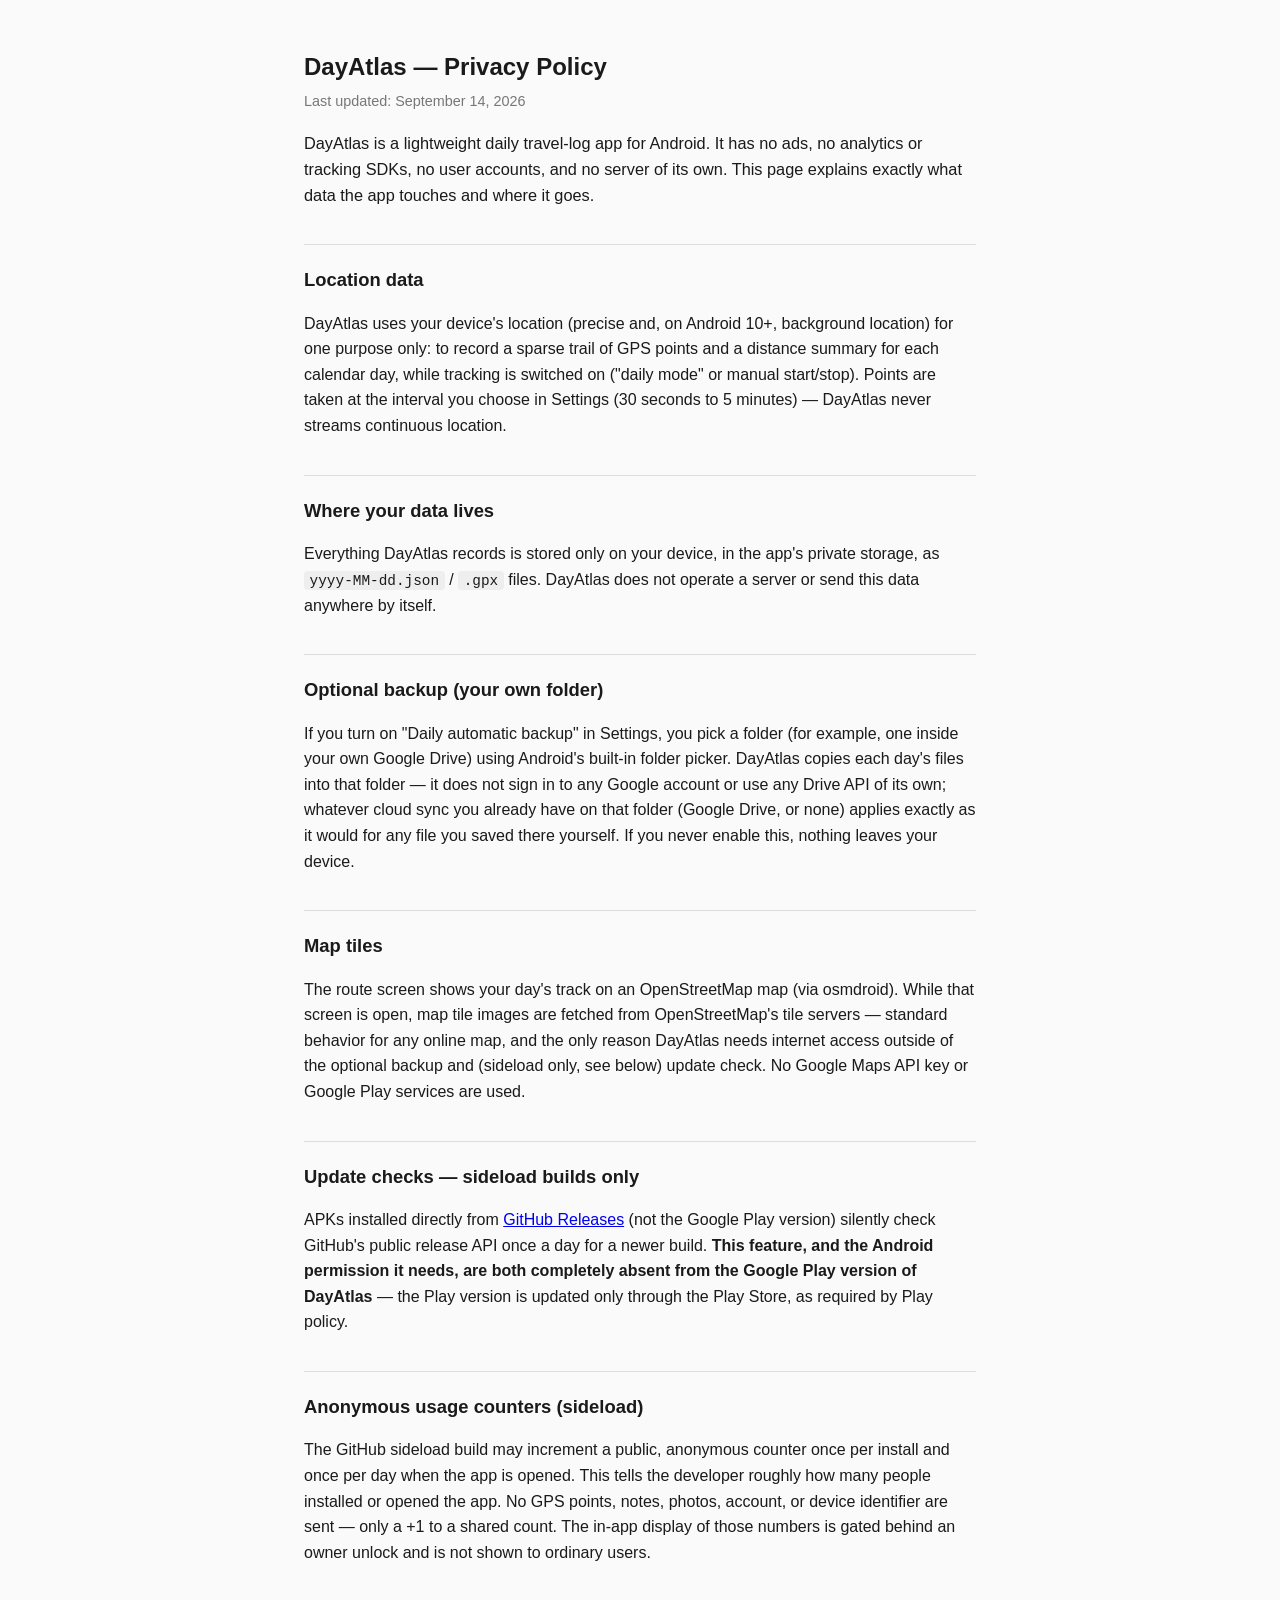
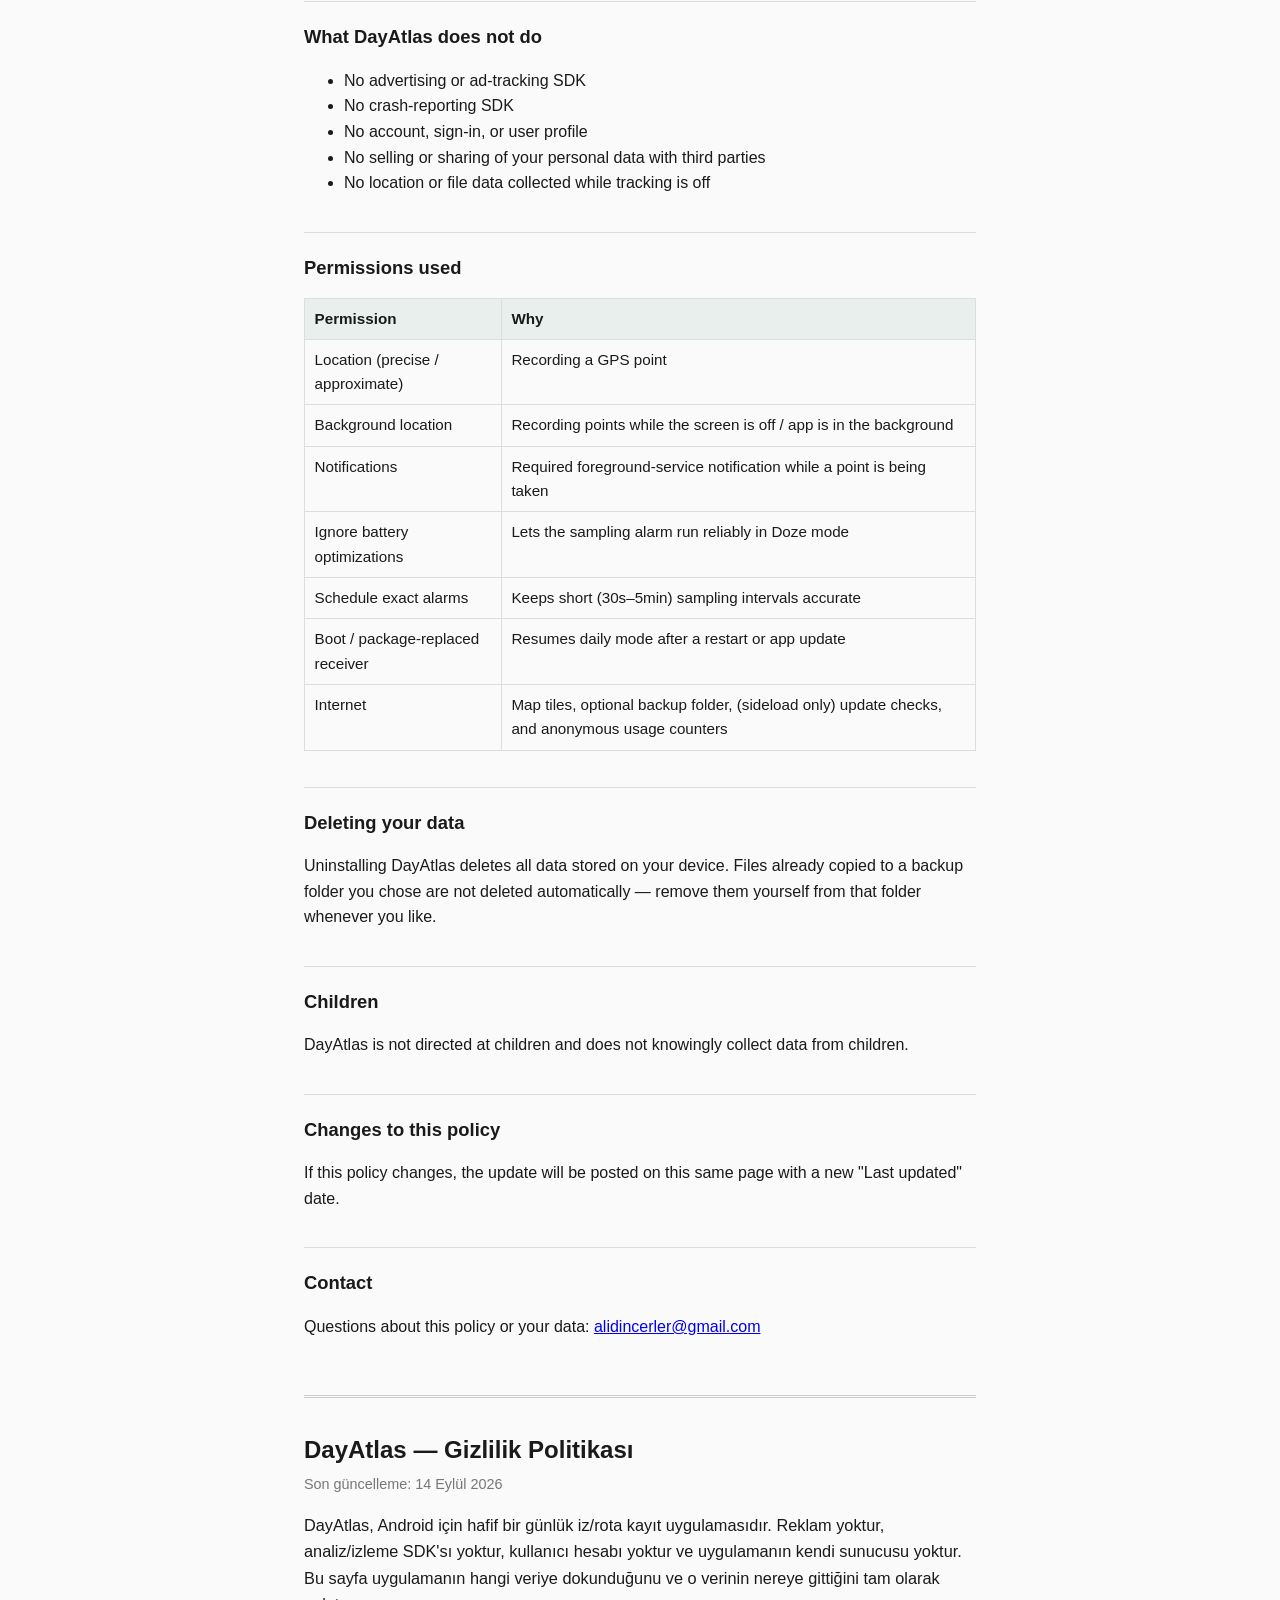
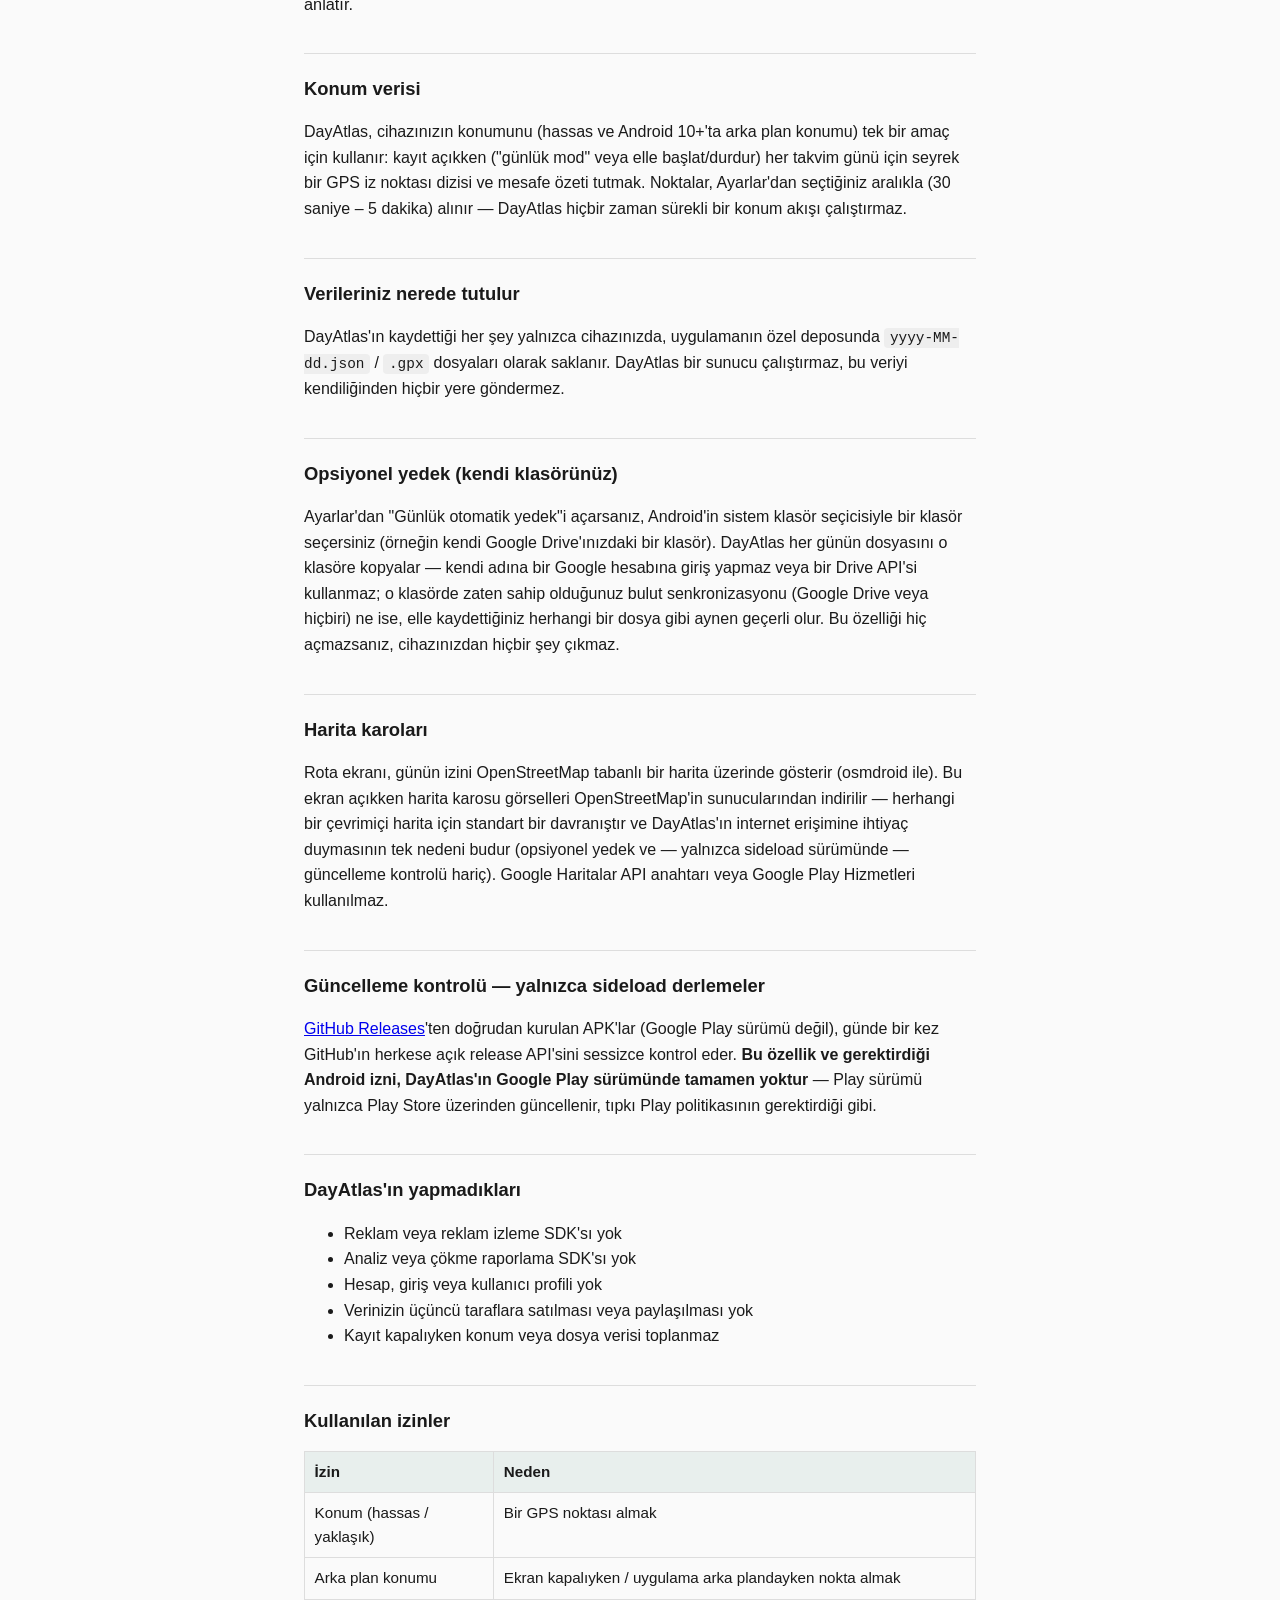
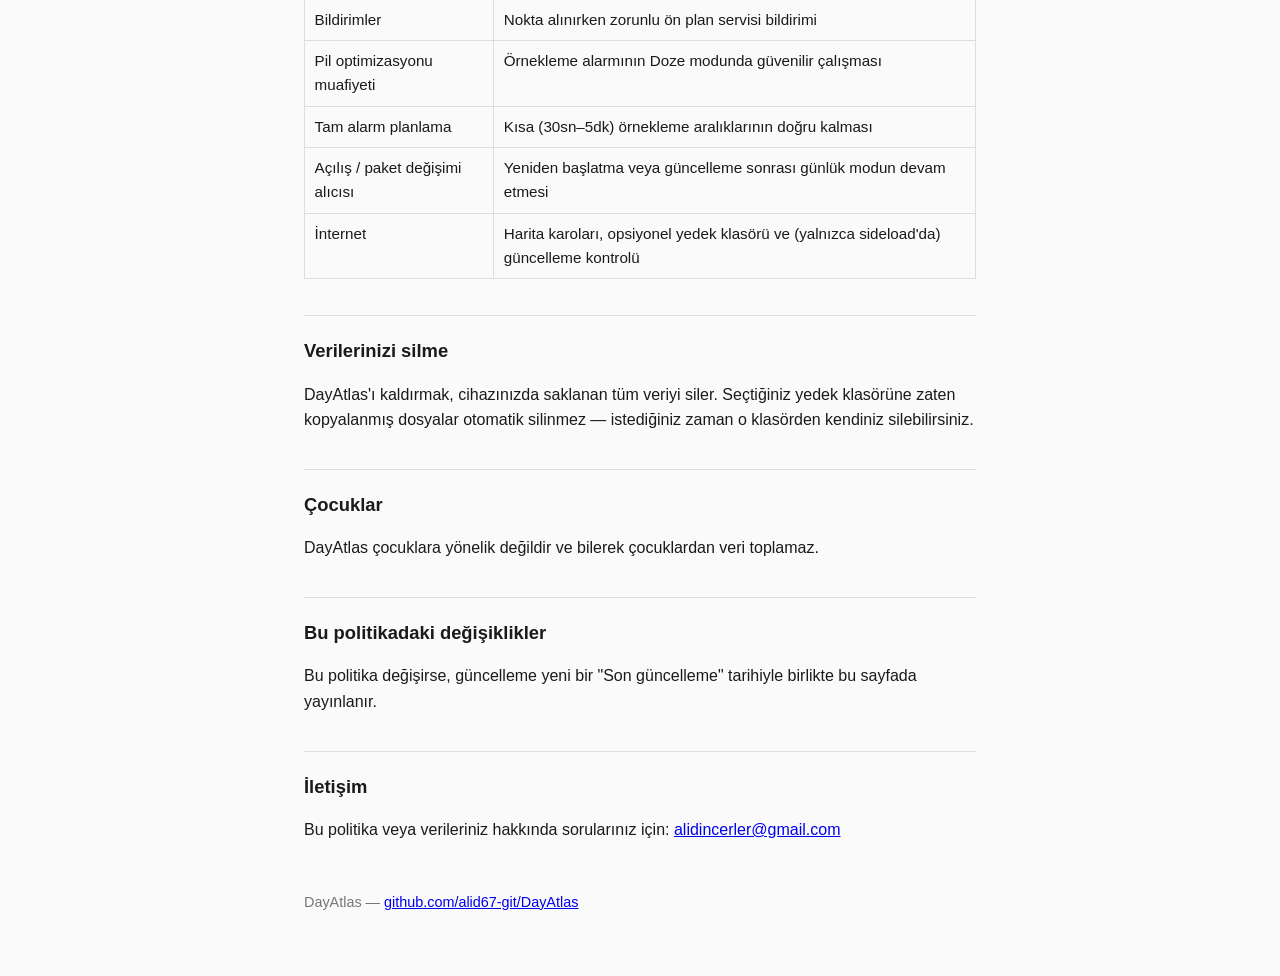
<file: privacy.html>
<!DOCTYPE html>
<html lang="en">
<head>
<meta charset="utf-8" />
<meta name="viewport" content="width=device-width, initial-scale=1" />
<title>DayAtlas — Privacy Policy</title>
<style>
  :root { color-scheme: light dark; }
  body {
    margin: 0;
    padding: 2rem 1.25rem 4rem;
    max-width: 42rem;
    margin-inline: auto;
    font: 16px/1.6 -apple-system, BlinkMacSystemFont, "Segoe UI", Roboto, Helvetica, Arial, sans-serif;
    color: #1a1a1a;
    background: #fafafa;
  }
  @media (prefers-color-scheme: dark) {
    body { color: #e8e8e8; background: #14161a; }
    a { color: #7fc7ff; }
    table { border-color: #333 !important; }
    td, th { border-color: #333 !important; }
    code { background: #23262c !important; }
  }
  h1 { font-size: 1.5rem; margin-bottom: 0.25rem; }
  h2 { font-size: 1.15rem; margin-top: 2.25rem; border-top: 1px solid #ddd; padding-top: 1.25rem; }
  .updated { color: #777; font-size: 0.9rem; margin-top: 0; }
  .lede { font-size: 1.02rem; }
  table { border-collapse: collapse; width: 100%; margin: 0.75rem 0 1.25rem; font-size: 0.95rem; }
  th, td { text-align: left; border: 1px solid #ddd; padding: 0.5rem 0.6rem; vertical-align: top; }
  th { background: rgba(31,111,91,0.08); }
  code { background: #eee; padding: 0.1rem 0.35rem; border-radius: 4px; font-size: 0.9em; }
  .lang { margin-top: 3.5rem; padding-top: 1rem; border-top: 3px double #ccc; }
  footer { margin-top: 3rem; color: #777; font-size: 0.9rem; }
</style>
</head>
<body>

<h1>DayAtlas — Privacy Policy</h1>
<p class="updated">Last updated: September 14, 2026</p>

<p class="lede">DayAtlas is a lightweight daily travel-log app for Android. It has
no ads, no analytics or tracking SDKs, no user accounts, and no server of its
own. This page explains exactly what data the app touches and where it goes.</p>

<h2>Location data</h2>
<p>DayAtlas uses your device's location (precise and, on Android 10+,
background location) for one purpose only: to record a sparse trail of GPS
points and a distance summary for each calendar day, while tracking is
switched on ("daily mode" or manual start/stop). Points are taken at the
interval you choose in Settings (30 seconds to 5 minutes) — DayAtlas never
streams continuous location.</p>

<h2>Where your data lives</h2>
<p>Everything DayAtlas records is stored only on your device, in the app's
private storage, as <code>yyyy-MM-dd.json</code> / <code>.gpx</code> files.
DayAtlas does not operate a server or send this data anywhere by itself.</p>

<h2>Optional backup (your own folder)</h2>
<p>If you turn on "Daily automatic backup" in Settings, you pick a folder
(for example, one inside your own Google Drive) using Android's built-in
folder picker. DayAtlas copies each day's files into that folder — it does
not sign in to any Google account or use any Drive API of its own; whatever
cloud sync you already have on that folder (Google Drive, or none) applies
exactly as it would for any file you saved there yourself. If you never
enable this, nothing leaves your device.</p>

<h2>Map tiles</h2>
<p>The route screen shows your day's track on an OpenStreetMap map
(via osmdroid). While that screen is open, map tile images are fetched
from OpenStreetMap's tile servers — standard behavior for any online map,
and the only reason DayAtlas needs internet access outside of the optional
backup and (sideload only, see below) update check. No Google Maps API key
or Google Play services are used.</p>

<h2>Update checks — sideload builds only</h2>
<p>APKs installed directly from
<a href="https://github.com/alid67-git/DayAtlas/releases">GitHub Releases</a>
(not the Google Play version) silently check GitHub's public release API
once a day for a newer build. <strong>This feature, and the Android
permission it needs, are both completely absent from the Google Play
version of DayAtlas</strong> — the Play version is updated only through the
Play Store, as required by Play policy.</p>

<h2>Anonymous usage counters (sideload)</h2>
<p>The GitHub sideload build may increment a public, anonymous counter once
per install and once per day when the app is opened. This tells the
developer roughly how many people installed or opened the app. No GPS
points, notes, photos, account, or device identifier are sent — only a
+1 to a shared count. The in-app display of those numbers is gated behind
an owner unlock and is not shown to ordinary users.</p>

<h2>What DayAtlas does not do</h2>
<ul>
  <li>No advertising or ad-tracking SDK</li>
  <li>No crash-reporting SDK</li>
  <li>No account, sign-in, or user profile</li>
  <li>No selling or sharing of your personal data with third parties</li>
  <li>No location or file data collected while tracking is off</li>
</ul>

<h2>Permissions used</h2>
<table>
  <tr><th>Permission</th><th>Why</th></tr>
  <tr><td>Location (precise / approximate)</td><td>Recording a GPS point</td></tr>
  <tr><td>Background location</td><td>Recording points while the screen is off / app is in the background</td></tr>
  <tr><td>Notifications</td><td>Required foreground-service notification while a point is being taken</td></tr>
  <tr><td>Ignore battery optimizations</td><td>Lets the sampling alarm run reliably in Doze mode</td></tr>
  <tr><td>Schedule exact alarms</td><td>Keeps short (30s–5min) sampling intervals accurate</td></tr>
  <tr><td>Boot / package-replaced receiver</td><td>Resumes daily mode after a restart or app update</td></tr>
  <tr><td>Internet</td><td>Map tiles, optional backup folder, (sideload only) update checks, and anonymous usage counters</td></tr>
</table>

<h2>Deleting your data</h2>
<p>Uninstalling DayAtlas deletes all data stored on your device. Files
already copied to a backup folder you chose are not deleted automatically —
remove them yourself from that folder whenever you like.</p>

<h2>Children</h2>
<p>DayAtlas is not directed at children and does not knowingly collect data
from children.</p>

<h2>Changes to this policy</h2>
<p>If this policy changes, the update will be posted on this same page with
a new "Last updated" date.</p>

<h2>Contact</h2>
<p>Questions about this policy or your data:
<a href="mailto:alidincerler@gmail.com">alidincerler@gmail.com</a></p>

<div class="lang">

<h1>DayAtlas — Gizlilik Politikası</h1>
<p class="updated">Son güncelleme: 14 Eylül 2026</p>

<p class="lede">DayAtlas, Android için hafif bir günlük iz/rota kayıt
uygulamasıdır. Reklam yoktur, analiz/izleme SDK'sı yoktur, kullanıcı hesabı
yoktur ve uygulamanın kendi sunucusu yoktur. Bu sayfa uygulamanın hangi
veriye dokunduğunu ve o verinin nereye gittiğini tam olarak anlatır.</p>

<h2>Konum verisi</h2>
<p>DayAtlas, cihazınızın konumunu (hassas ve Android 10+'ta arka plan
konumu) tek bir amaç için kullanır: kayıt açıkken ("günlük mod" veya elle
başlat/durdur) her takvim günü için seyrek bir GPS iz noktası dizisi ve
mesafe özeti tutmak. Noktalar, Ayarlar'dan seçtiğiniz aralıkla (30 saniye –
5 dakika) alınır — DayAtlas hiçbir zaman sürekli bir konum akışı çalıştırmaz.</p>

<h2>Verileriniz nerede tutulur</h2>
<p>DayAtlas'ın kaydettiği her şey yalnızca cihazınızda, uygulamanın özel
deposunda <code>yyyy-MM-dd.json</code> / <code>.gpx</code> dosyaları olarak
saklanır. DayAtlas bir sunucu çalıştırmaz, bu veriyi kendiliğinden hiçbir
yere göndermez.</p>

<h2>Opsiyonel yedek (kendi klasörünüz)</h2>
<p>Ayarlar'dan "Günlük otomatik yedek"i açarsanız, Android'in sistem klasör
seçicisiyle bir klasör seçersiniz (örneğin kendi Google Drive'ınızdaki bir
klasör). DayAtlas her günün dosyasını o klasöre kopyalar — kendi adına bir
Google hesabına giriş yapmaz veya bir Drive API'si kullanmaz; o klasörde
zaten sahip olduğunuz bulut senkronizasyonu (Google Drive veya hiçbiri) ne
ise, elle kaydettiğiniz herhangi bir dosya gibi aynen geçerli olur. Bu
özelliği hiç açmazsanız, cihazınızdan hiçbir şey çıkmaz.</p>

<h2>Harita karoları</h2>
<p>Rota ekranı, günün izini OpenStreetMap tabanlı bir harita üzerinde
gösterir (osmdroid ile). Bu ekran açıkken harita karosu görselleri
OpenStreetMap'in sunucularından indirilir — herhangi bir çevrimiçi harita
için standart bir davranıştır ve DayAtlas'ın internet erişimine ihtiyaç
duymasının tek nedeni budur (opsiyonel yedek ve — yalnızca sideload
sürümünde — güncelleme kontrolü hariç). Google Haritalar API anahtarı veya
Google Play Hizmetleri kullanılmaz.</p>

<h2>Güncelleme kontrolü — yalnızca sideload derlemeler</h2>
<p><a href="https://github.com/alid67-git/DayAtlas/releases">GitHub
Releases</a>'ten doğrudan kurulan APK'lar (Google Play sürümü değil), günde
bir kez GitHub'ın herkese açık release API'sini sessizce kontrol eder.
<strong>Bu özellik ve gerektirdiği Android izni, DayAtlas'ın Google Play
sürümünde tamamen yoktur</strong> — Play sürümü yalnızca Play Store
üzerinden güncellenir, tıpkı Play politikasının gerektirdiği gibi.</p>

<h2>DayAtlas'ın yapmadıkları</h2>
<ul>
  <li>Reklam veya reklam izleme SDK'sı yok</li>
  <li>Analiz veya çökme raporlama SDK'sı yok</li>
  <li>Hesap, giriş veya kullanıcı profili yok</li>
  <li>Verinizin üçüncü taraflara satılması veya paylaşılması yok</li>
  <li>Kayıt kapalıyken konum veya dosya verisi toplanmaz</li>
</ul>

<h2>Kullanılan izinler</h2>
<table>
  <tr><th>İzin</th><th>Neden</th></tr>
  <tr><td>Konum (hassas / yaklaşık)</td><td>Bir GPS noktası almak</td></tr>
  <tr><td>Arka plan konumu</td><td>Ekran kapalıyken / uygulama arka plandayken nokta almak</td></tr>
  <tr><td>Bildirimler</td><td>Nokta alınırken zorunlu ön plan servisi bildirimi</td></tr>
  <tr><td>Pil optimizasyonu muafiyeti</td><td>Örnekleme alarmının Doze modunda güvenilir çalışması</td></tr>
  <tr><td>Tam alarm planlama</td><td>Kısa (30sn–5dk) örnekleme aralıklarının doğru kalması</td></tr>
  <tr><td>Açılış / paket değişimi alıcısı</td><td>Yeniden başlatma veya güncelleme sonrası günlük modun devam etmesi</td></tr>
  <tr><td>İnternet</td><td>Harita karoları, opsiyonel yedek klasörü ve (yalnızca sideload'da) güncelleme kontrolü</td></tr>
</table>

<h2>Verilerinizi silme</h2>
<p>DayAtlas'ı kaldırmak, cihazınızda saklanan tüm veriyi siler. Seçtiğiniz
yedek klasörüne zaten kopyalanmış dosyalar otomatik silinmez — istediğiniz
zaman o klasörden kendiniz silebilirsiniz.</p>

<h2>Çocuklar</h2>
<p>DayAtlas çocuklara yönelik değildir ve bilerek çocuklardan veri toplamaz.</p>

<h2>Bu politikadaki değişiklikler</h2>
<p>Bu politika değişirse, güncelleme yeni bir "Son güncelleme" tarihiyle
birlikte bu sayfada yayınlanır.</p>

<h2>İletişim</h2>
<p>Bu politika veya verileriniz hakkında sorularınız için:
<a href="mailto:alidincerler@gmail.com">alidincerler@gmail.com</a></p>

</div>

<footer>DayAtlas — <a href="https://github.com/alid67-git/DayAtlas">github.com/alid67-git/DayAtlas</a></footer>

</body>
</html>
</file>
